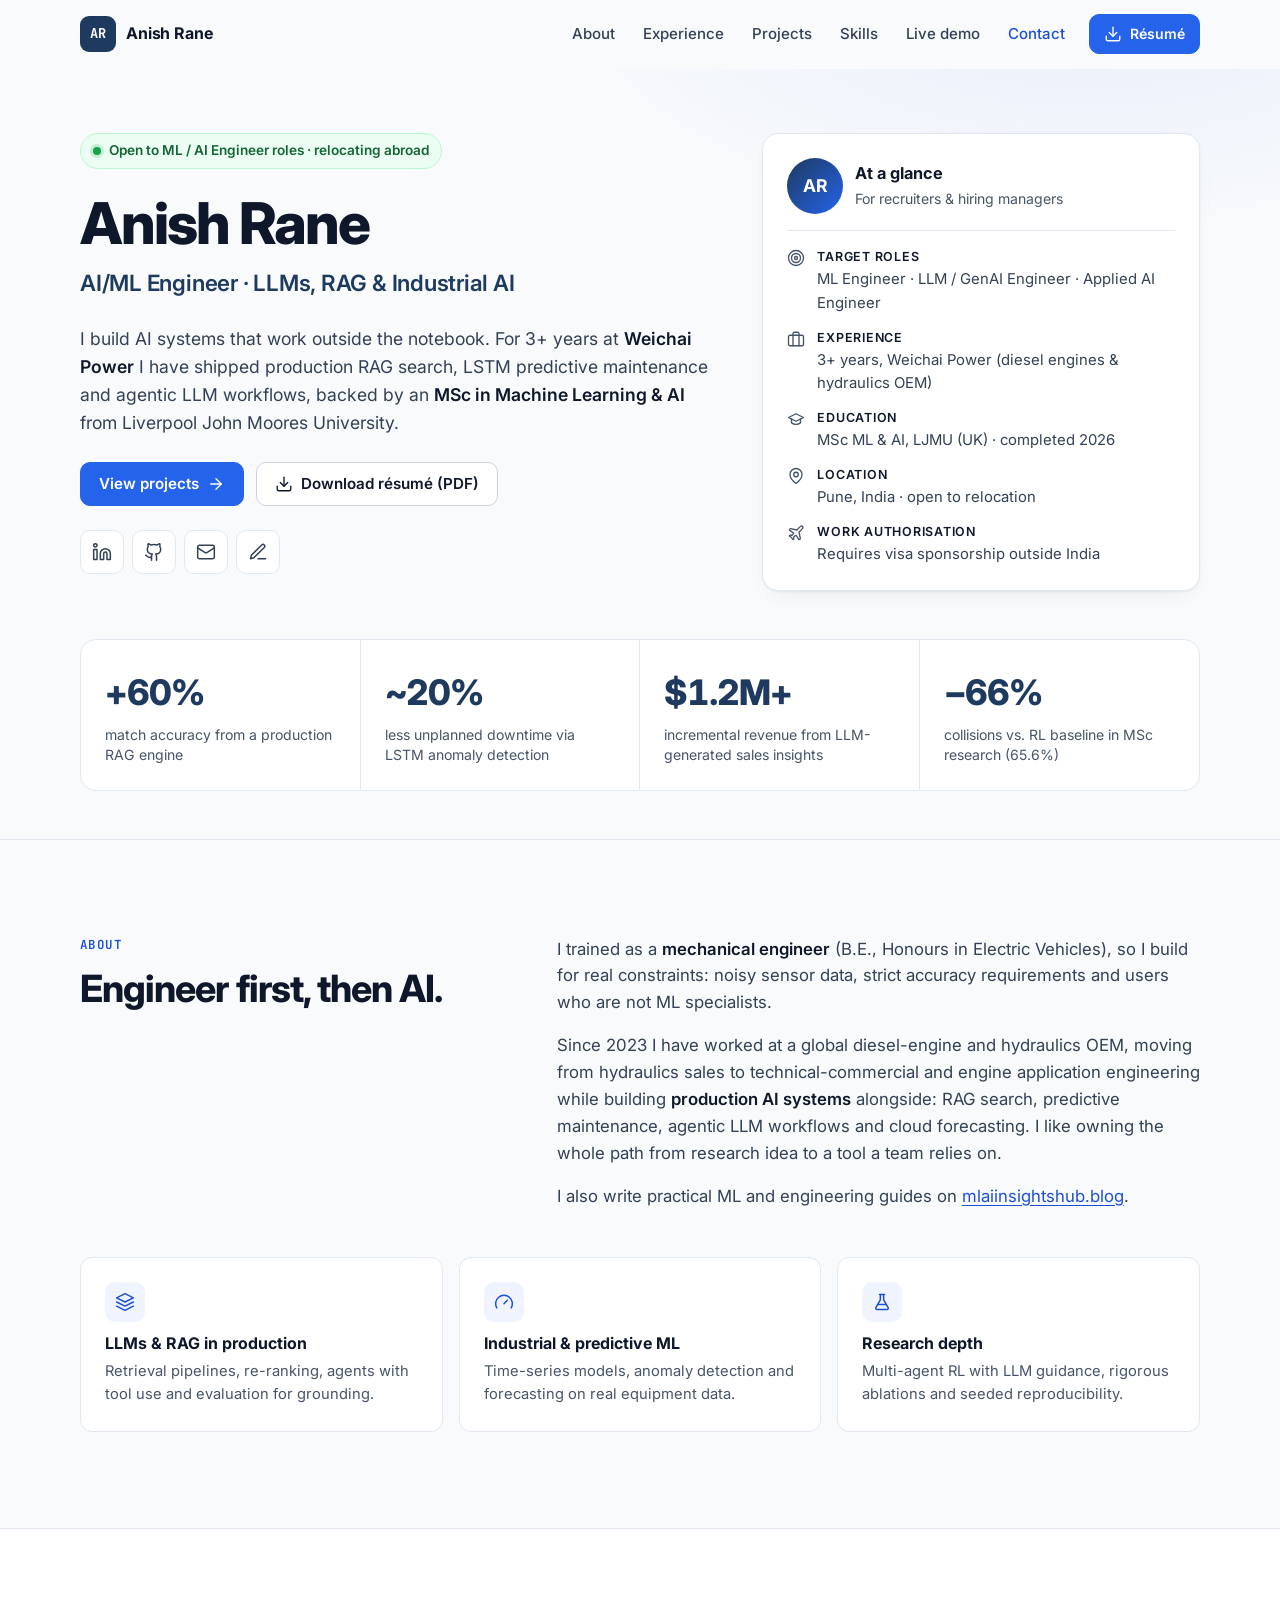
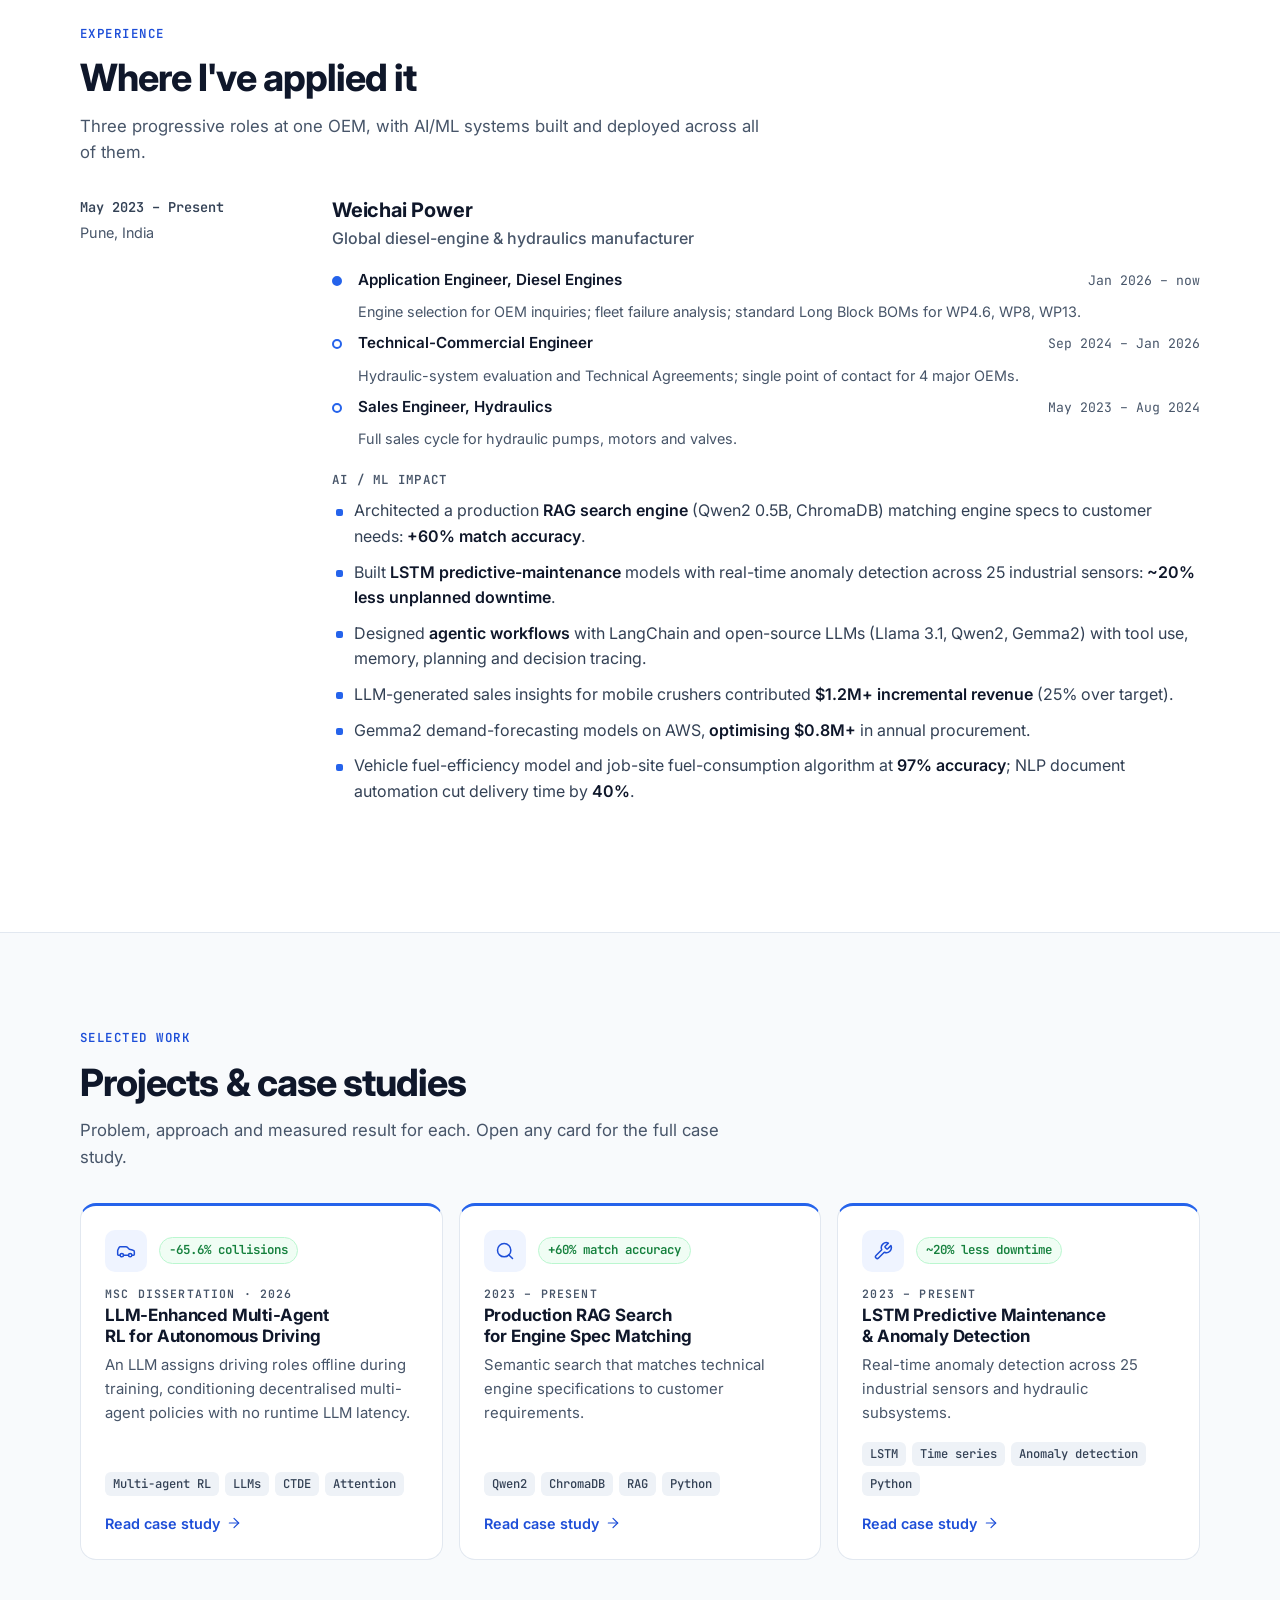
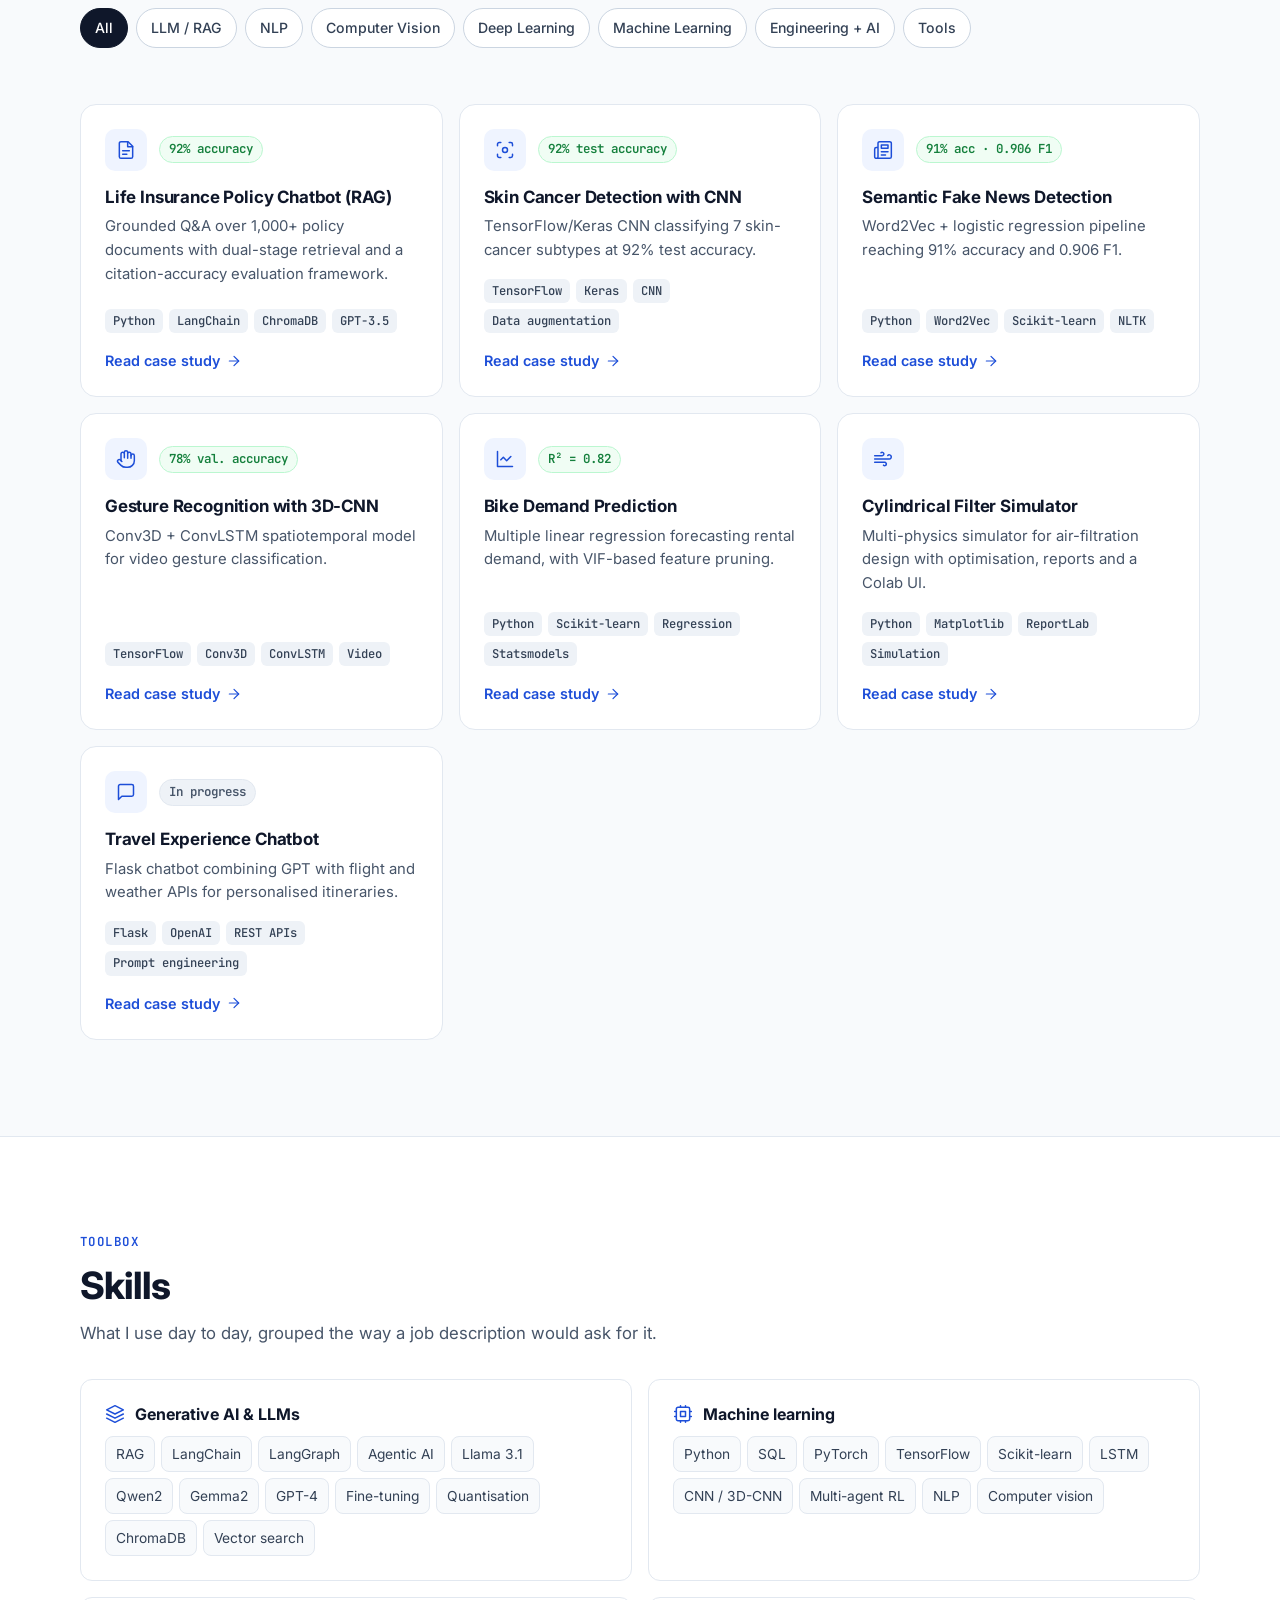
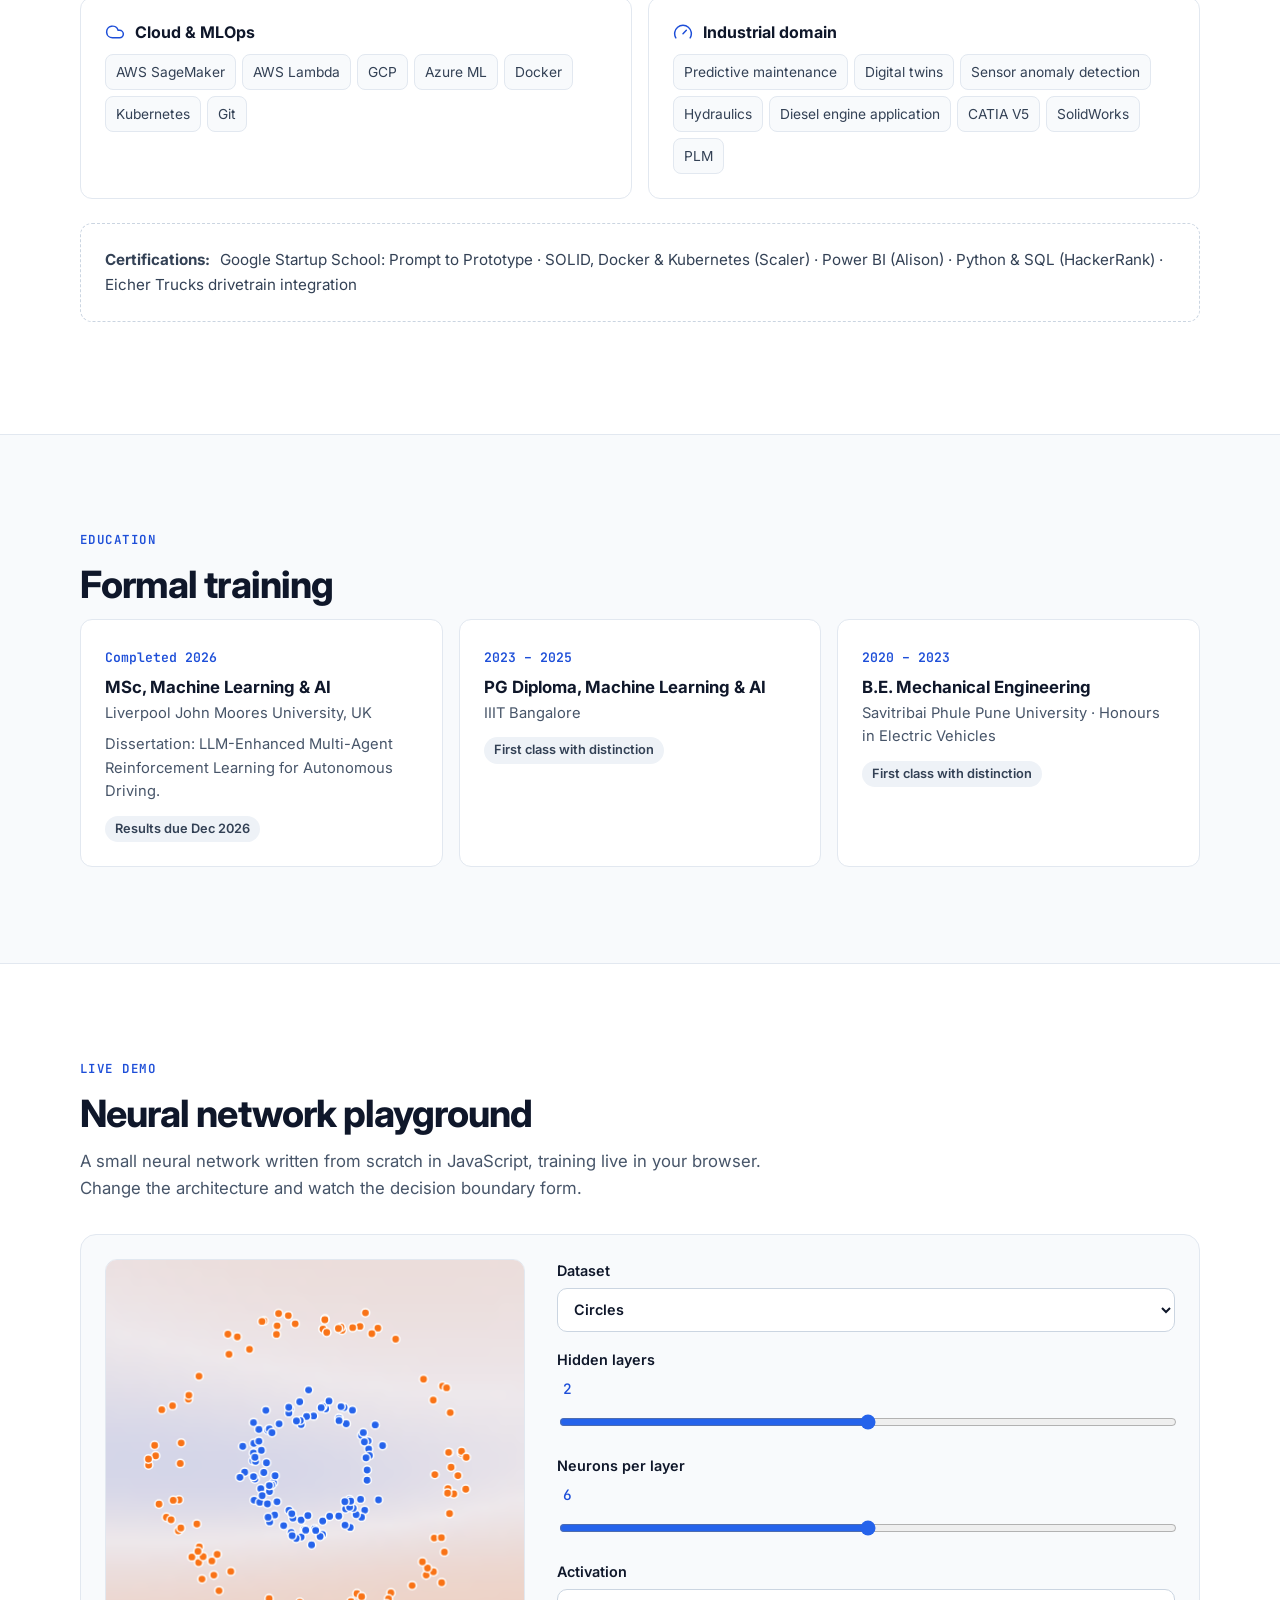
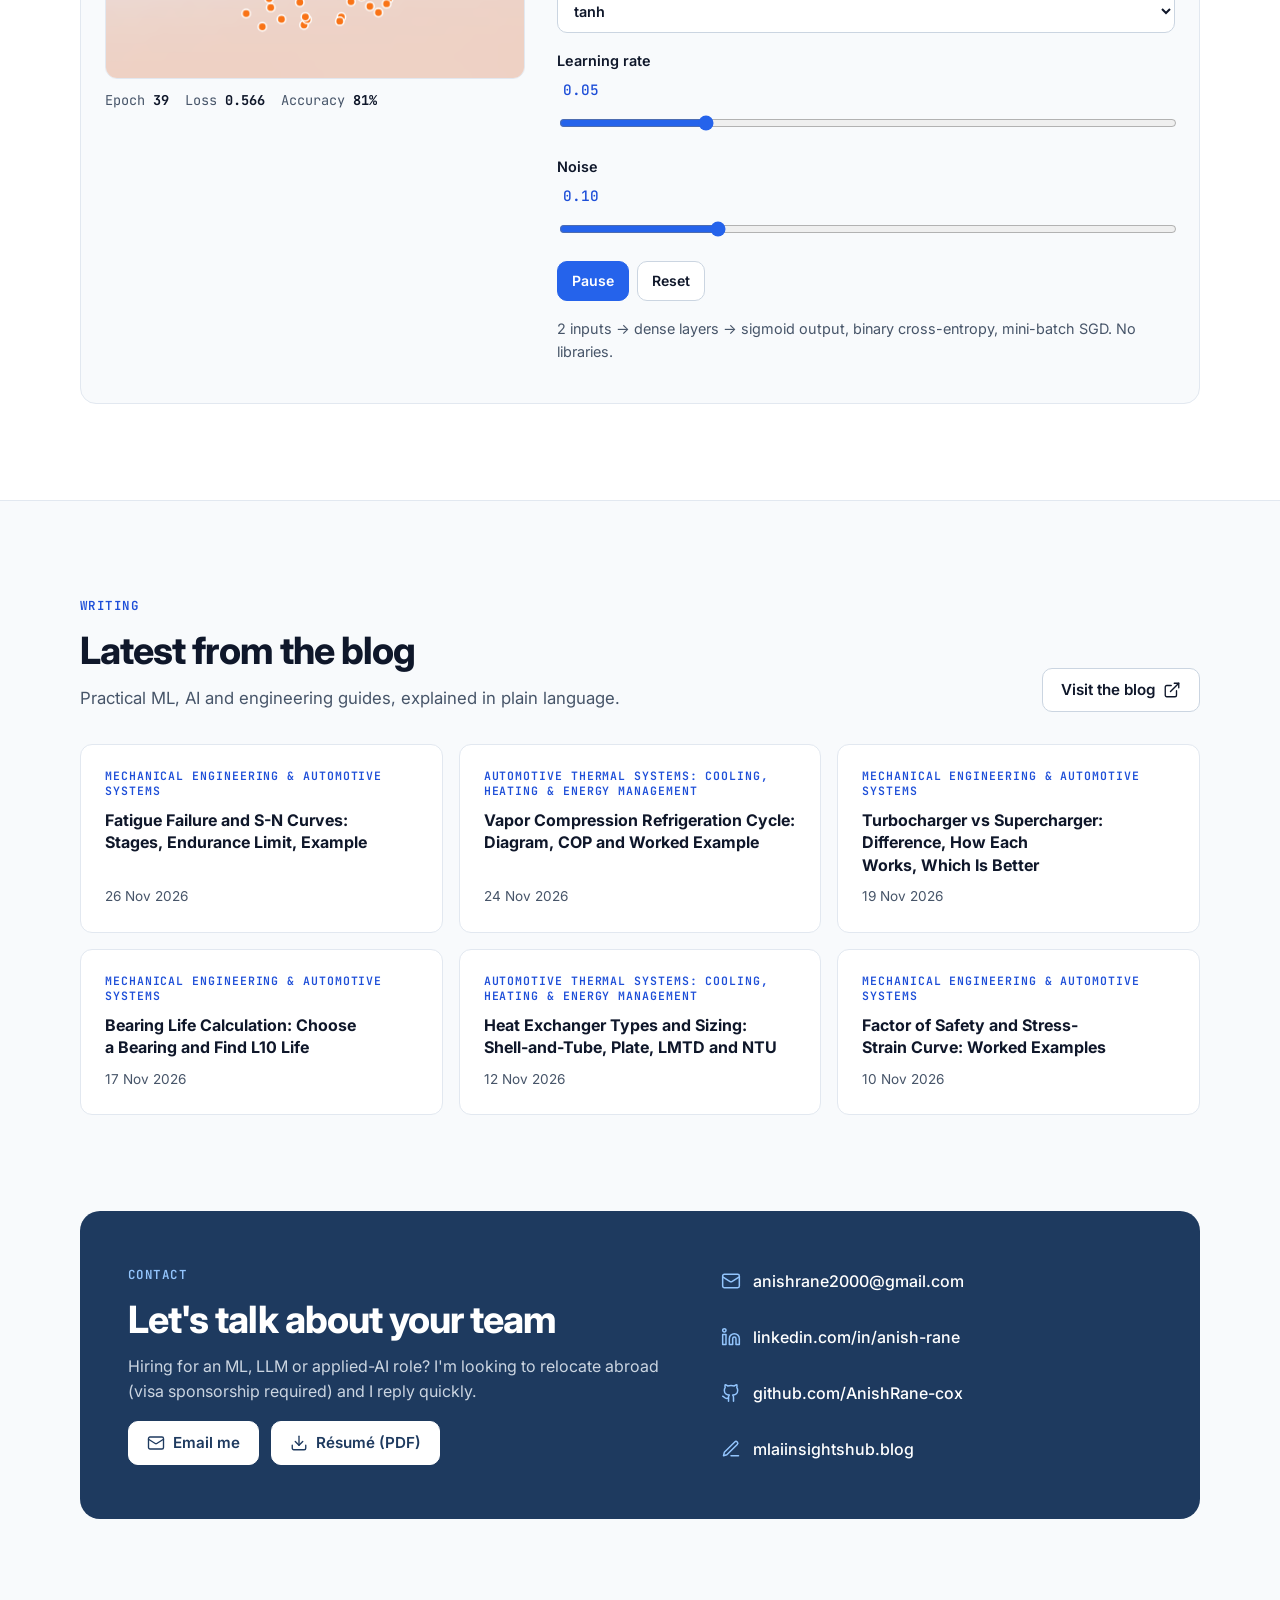
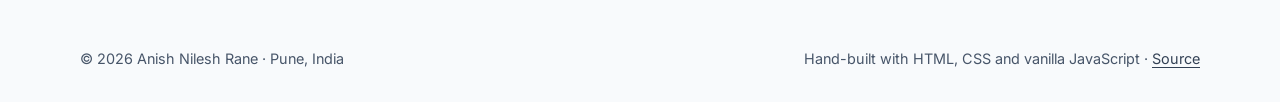
<file: index.html>
<!doctype html>
<html lang="en-GB">
<head>
<meta charset="utf-8">
<meta name="viewport" content="width=device-width, initial-scale=1">
<title>Anish Rane | AI/ML Engineer – LLMs, RAG &amp; Industrial AI</title>
<meta name="description" content="Anish Rane, AI/ML Engineer: production RAG search, LSTM predictive maintenance and LLM agents. MSc ML &amp; AI (LJMU). Projects, case studies and résumé.">
<meta name="author" content="Anish Nilesh Rane">
<meta name="robots" content="index, follow, max-image-preview:large">
<meta name="theme-color" content="#F8FAFC">
<meta name="color-scheme" content="light">
<link rel="canonical" href="https://anishrane-cox.github.io/Portfolio/">
<link rel="icon" href="favicon.svg" type="image/svg+xml">
<link rel="apple-touch-icon" href="assets/og-image.png">
<meta property="og:type" content="profile">
<meta property="og:locale" content="en_GB">
<meta property="og:site_name" content="Anish Rane · Portfolio">
<meta property="og:title" content="Anish Rane | AI/ML Engineer – LLMs, RAG & Industrial AI">
<meta property="og:description" content="Production RAG, predictive maintenance and LLM agents, plus an MSc in ML & AI. Projects, case studies and a live neural-network demo.">
<meta property="og:url" content="https://anishrane-cox.github.io/Portfolio/">
<meta property="og:image" content="https://anishrane-cox.github.io/Portfolio/assets/og-image.png">
<meta property="og:image:width" content="1200">
<meta property="og:image:height" content="630">
<meta property="og:image:alt" content="Anish Rane, AI/ML Engineer: AI systems that work outside the notebook">
<meta property="profile:first_name" content="Anish">
<meta property="profile:last_name" content="Rane">
<meta name="twitter:card" content="summary_large_image">
<meta name="twitter:title" content="Anish Rane | AI/ML Engineer – LLMs, RAG & Industrial AI">
<meta name="twitter:description" content="Production RAG, predictive maintenance and LLM agents, plus an MSc in ML & AI.">
<meta name="twitter:image" content="https://anishrane-cox.github.io/Portfolio/assets/og-image.png">
<link rel="preconnect" href="https://fonts.googleapis.com">
<link rel="preconnect" href="https://fonts.gstatic.com" crossorigin>
<link href="https://fonts.googleapis.com/css2?family=Inter:wght@400;500;600;700;800&family=JetBrains+Mono:wght@400;500;600&display=swap" rel="stylesheet">
<link rel="stylesheet" href="assets/css/style.css">
<script>document.documentElement.classList.add("js")</script>
<script type="application/ld+json">
{
 "@context":"https://schema.org",
 "@graph":[
  {"@type":"WebSite","@id":"https://anishrane-cox.github.io/Portfolio/#website","url":"https://anishrane-cox.github.io/Portfolio/","name":"Anish Rane · Portfolio","inLanguage":"en-GB","publisher":{"@id":"https://anishrane-cox.github.io/Portfolio/#person"}},
  {"@type":"ProfilePage","@id":"https://anishrane-cox.github.io/Portfolio/#profile","url":"https://anishrane-cox.github.io/Portfolio/","name":"Anish Rane | AI/ML Engineer","isPartOf":{"@id":"https://anishrane-cox.github.io/Portfolio/#website"},"mainEntity":{"@id":"https://anishrane-cox.github.io/Portfolio/#person"},"dateModified":"2026-10-27"},
  {"@type":"Person","@id":"https://anishrane-cox.github.io/Portfolio/#person","name":"Anish Nilesh Rane","alternateName":"Anish Rane","url":"https://anishrane-cox.github.io/Portfolio/","image":"https://anishrane-cox.github.io/Portfolio/assets/og-image.png","jobTitle":"AI/ML Engineer","description":"AI/ML Engineer building production RAG systems, LSTM predictive maintenance and agentic LLM workflows for industrial applications.","email":"mailto:anishrane2000@gmail.com","address":{"@type":"PostalAddress","addressLocality":"Pune","addressRegion":"Maharashtra","addressCountry":"IN"},"worksFor":{"@type":"Organization","name":"Weichai Power"},"alumniOf":[{"@type":"CollegeOrUniversity","name":"Liverpool John Moores University"},{"@type":"CollegeOrUniversity","name":"IIIT Bangalore"},{"@type":"CollegeOrUniversity","name":"Savitribai Phule Pune University"}],"sameAs":["https://www.linkedin.com/in/anish-rane","https://github.com/AnishRane-cox","https://mlaiinsightshub.blog/","https://dev.to/mlaiinsightshub"],"knowsAbout":["Machine Learning","Generative AI","Large Language Models","Retrieval-Augmented Generation","LangChain","Multi-Agent Reinforcement Learning","Predictive Maintenance","Time-Series Anomaly Detection","Computer Vision","MLOps","Python","PyTorch"]}
 ]
}
</script>
</head>
<body>
<svg width="0" height="0" style="position:absolute" aria-hidden="true">
  <symbol id="i-mail" viewBox="0 0 24 24"><rect x="2" y="4" width="20" height="16" rx="2"/><path d="m22 7-8.97 5.7a1.94 1.94 0 0 1-2.06 0L2 7"/></symbol>
  <symbol id="i-download" viewBox="0 0 24 24"><path d="M21 15v4a2 2 0 0 1-2 2H5a2 2 0 0 1-2-2v-4"/><path d="m7 10 5 5 5-5"/><path d="M12 15V3"/></symbol>
  <symbol id="i-arrow" viewBox="0 0 24 24"><path d="M5 12h14"/><path d="m12 5 7 7-7 7"/></symbol>
  <symbol id="i-ext" viewBox="0 0 24 24"><path d="M15 3h6v6"/><path d="M10 14 21 3"/><path d="M18 13v6a2 2 0 0 1-2 2H5a2 2 0 0 1-2-2V8a2 2 0 0 1 2-2h6"/></symbol>
  <symbol id="i-pin" viewBox="0 0 24 24"><path d="M20 10c0 6-8 12-8 12s-8-6-8-12a8 8 0 0 1 16 0Z"/><circle cx="12" cy="10" r="3"/></symbol>
  <symbol id="i-briefcase" viewBox="0 0 24 24"><rect width="20" height="14" x="2" y="7" rx="2"/><path d="M16 21V5a2 2 0 0 0-2-2h-4a2 2 0 0 0-2 2v16"/></symbol>
  <symbol id="i-grad" viewBox="0 0 24 24"><path d="M22 10 12 5 2 10l10 5 10-5Z"/><path d="M6 12v5c3 3 9 3 12 0v-5"/></symbol>
  <symbol id="i-plane" viewBox="0 0 24 24"><path d="M17.8 19.2 16 11l3.5-3.5C21 6 21.5 4 21 3c-1-.5-3 0-4.5 1.5L13 8 4.8 6.2c-.5-.1-.9.1-1.1.5l-.3.5c-.2.5-.1 1 .3 1.3L9 12l-2 3H4l-1 1 3 2 2 3 1-1v-3l3-2 3.5 5.3c.3.4.8.5 1.3.3l.5-.2c.4-.3.6-.7.5-1.2z"/></symbol>
  <symbol id="i-target" viewBox="0 0 24 24"><circle cx="12" cy="12" r="10"/><circle cx="12" cy="12" r="6"/><circle cx="12" cy="12" r="2"/></symbol>
  <symbol id="i-cpu" viewBox="0 0 24 24"><rect x="4" y="4" width="16" height="16" rx="2"/><rect x="9" y="9" width="6" height="6"/><path d="M15 2v2M15 20v2M2 15h2M2 9h2M20 15h2M20 9h2M9 2v2M9 20v2"/></symbol>
  <symbol id="i-layers" viewBox="0 0 24 24"><path d="m12 2 10 5-10 5L2 7l10-5z"/><path d="m2 17 10 5 10-5"/><path d="m2 12 10 5 10-5"/></symbol>
  <symbol id="i-cloud" viewBox="0 0 24 24"><path d="M17.5 19H9a7 7 0 1 1 6.71-9h1.79a4.5 4.5 0 1 1 0 9Z"/></symbol>
  <symbol id="i-gauge" viewBox="0 0 24 24"><path d="m12 14 4-4"/><path d="M3.34 19a10 10 0 1 1 17.32 0"/></symbol>
  <symbol id="i-flask" viewBox="0 0 24 24"><path d="M9 3h6M10 3v6.5L4.5 19a1.5 1.5 0 0 0 1.3 2h12.4a1.5 1.5 0 0 0 1.3-2L14 9.5V3"/><path d="M7 15h10"/></symbol>
  <symbol id="i-wrench" viewBox="0 0 24 24"><path d="M14.7 6.3a1 1 0 0 0 0 1.4l1.6 1.6a1 1 0 0 0 1.4 0l3.77-3.77a6 6 0 0 1-7.94 7.94l-6.91 6.91a2.12 2.12 0 0 1-3-3l6.91-6.91a6 6 0 0 1 7.94-7.94l-3.76 3.76z"/></symbol>
  <symbol id="i-car" viewBox="0 0 24 24"><path d="M19 17h2c.6 0 1-.4 1-1v-3c0-.9-.7-1.7-1.5-1.9C18.7 10.6 16 10 16 10s-1.3-1.4-2.2-2.3c-.5-.4-1.1-.7-1.8-.7H5c-.6 0-1.1.4-1.4.9l-1.4 2.9A3.7 3.7 0 0 0 2 12v4c0 .6.4 1 1 1h2"/><circle cx="7" cy="17" r="2"/><path d="M9 17h6"/><circle cx="17" cy="17" r="2"/></symbol>
  <symbol id="i-search" viewBox="0 0 24 24"><circle cx="11" cy="11" r="8"/><path d="m21 21-4.3-4.3"/></symbol>
  <symbol id="i-file" viewBox="0 0 24 24"><path d="M14.5 2H6a2 2 0 0 0-2 2v16a2 2 0 0 0 2 2h12a2 2 0 0 0 2-2V7.5L14.5 2z"/><path d="M14 2v6h6"/><path d="M8 13h8M8 17h5"/></symbol>
  <symbol id="i-scan" viewBox="0 0 24 24"><path d="M3 7V5a2 2 0 0 1 2-2h2M17 3h2a2 2 0 0 1 2 2v2M21 17v2a2 2 0 0 1-2 2h-2M7 21H5a2 2 0 0 1-2-2v-2"/><circle cx="12" cy="12" r="3"/></symbol>
  <symbol id="i-news" viewBox="0 0 24 24"><path d="M4 22h16a2 2 0 0 0 2-2V4a2 2 0 0 0-2-2H8a2 2 0 0 0-2 2v16a2 2 0 0 1-2 2Zm0 0a2 2 0 0 1-2-2v-9c0-1.1.9-2 2-2h2"/><path d="M18 14h-8M15 18h-5M10 6h8v4h-8z"/></symbol>
  <symbol id="i-hand" viewBox="0 0 24 24"><path d="M18 11V6a2 2 0 0 0-4 0v5M14 10V4a2 2 0 0 0-4 0v2M10 10.5V6a2 2 0 0 0-4 0v8"/><path d="M18 8a2 2 0 1 1 4 0v6a8 8 0 0 1-8 8h-2c-2.8 0-4.5-.86-5.99-2.34l-3.6-3.6a2 2 0 0 1 2.83-2.82L7 15"/></symbol>
  <symbol id="i-chart" viewBox="0 0 24 24"><path d="M3 3v18h18"/><path d="m19 9-5 5-4-4-3 3"/></symbol>
  <symbol id="i-wind" viewBox="0 0 24 24"><path d="M17.7 7.7a2.5 2.5 0 1 1 1.8 4.3H2"/><path d="M9.6 4.6A2 2 0 1 1 11 8H2"/><path d="M12.6 19.4A2 2 0 1 0 14 16H2"/></symbol>
  <symbol id="i-chat" viewBox="0 0 24 24"><path d="M21 15a2 2 0 0 1-2 2H7l-4 4V5a2 2 0 0 1 2-2h14a2 2 0 0 1 2 2z"/></symbol>
  <symbol id="i-pen" viewBox="0 0 24 24"><path d="M12 20h9"/><path d="M16.5 3.5a2.12 2.12 0 0 1 3 3L7 19l-4 1 1-4Z"/></symbol>
  <symbol id="i-github" viewBox="0 0 24 24"><path d="M15 22v-4a4.8 4.8 0 0 0-1-3.5c3 0 6-2 6-5.5.08-1.25-.27-2.48-1-3.5.28-1.15.28-2.35 0-3.5 0 0-1 0-3 1.5-2.64-.5-5.36-.5-8 0C6 2 5 2 5 2c-.3 1.15-.3 2.35 0 3.5A5.4 5.4 0 0 0 4 9c0 3.5 3 5.5 6 5.5-.39.49-.68 1.05-.85 1.65-.17.6-.22 1.23-.15 1.85v4"/><path d="M9 18c-4.51 2-5-2-7-2"/></symbol>
  <symbol id="i-linkedin" viewBox="0 0 24 24"><path d="M16 8a6 6 0 0 1 6 6v7h-4v-7a2 2 0 0 0-4 0v7h-4v-7a6 6 0 0 1 6-6z"/><rect width="4" height="12" x="2" y="9"/><circle cx="4" cy="4" r="2"/></symbol>
  <symbol id="i-x" viewBox="0 0 24 24"><path d="M18 6 6 18M6 6l12 12"/></symbol>
</svg>

<a class="skip" href="#main">Skip to content</a>

<header class="nav" id="nav">
  <div class="wrap nav-inner">
    <a class="brand" href="#top" aria-label="Anish Rane, back to top"><span class="logo" aria-hidden="true">AR</span><span>Anish Rane</span></a>
    <nav aria-label="Primary">
      <ul class="nav-links" id="navLinks">
        <li><a href="#about">About</a></li>
        <li><a href="#experience">Experience</a></li>
        <li><a href="#projects">Projects</a></li>
        <li><a href="#skills">Skills</a></li>
        <li><a href="#lab">Live demo</a></li>
        <li><a href="#contact">Contact</a></li>
        <li><a class="btn btn-sm" href="assets/Anish_Rane_Resume.pdf" target="_blank" rel="noopener"><svg class="icon" aria-hidden="true"><use href="#i-download"/></svg>Résumé</a></li>
      </ul>
    </nav>
    <button class="burger" id="burger" type="button" aria-label="Open menu" aria-expanded="false" aria-controls="navLinks"><span></span><span></span></button>
  </div>
</header>

<main id="main">
<section class="hero" id="top" aria-labelledby="heroTitle">
  <div class="wrap">
    <div class="hero-grid">
      <div>
        <p class="status"><span class="dot" aria-hidden="true"></span>Open to ML / AI Engineer roles · relocating abroad</p>
        <h1 id="heroTitle">Anish Rane</h1>
        <p class="role">AI/ML Engineer · LLMs, RAG &amp; Industrial AI</p>
        <p class="lead">I build AI systems that work outside the notebook. For 3+ years at <strong>Weichai Power</strong> I have shipped production RAG search, LSTM predictive maintenance and agentic LLM workflows, backed by an <strong>MSc in Machine Learning &amp; AI</strong> from Liverpool John Moores University.</p>
        <div class="cta-row">
          <a class="btn" href="#projects">View projects<svg class="icon" aria-hidden="true"><use href="#i-arrow"/></svg></a>
          <a class="btn btn-ghost" href="assets/Anish_Rane_Resume.pdf" target="_blank" rel="noopener"><svg class="icon" aria-hidden="true"><use href="#i-download"/></svg>Download résumé (PDF)</a>
        </div>
        <ul class="socials" aria-label="Profiles">
          <li><a href="https://www.linkedin.com/in/anish-rane" target="_blank" rel="noopener me" aria-label="LinkedIn profile"><svg class="icon" aria-hidden="true"><use href="#i-linkedin"/></svg></a></li>
          <li><a href="https://github.com/AnishRane-cox" target="_blank" rel="noopener me" aria-label="GitHub profile"><svg class="icon" aria-hidden="true"><use href="#i-github"/></svg></a></li>
          <li><a href="mailto:anishrane2000@gmail.com" aria-label="Email Anish"><svg class="icon" aria-hidden="true"><use href="#i-mail"/></svg></a></li>
          <li><a href="https://mlaiinsightshub.blog/" target="_blank" rel="noopener me" aria-label="Blog: mlaiinsightshub.blog"><svg class="icon" aria-hidden="true"><use href="#i-pen"/></svg></a></li>
        </ul>
      </div>

      <aside class="facts" aria-label="Quick facts for recruiters">
        <div class="facts-head">
          <div class="avatar" aria-hidden="true">AR</div>
          <div><b>At a glance</b><span>For recruiters &amp; hiring managers</span></div>
        </div>
        <dl>
          <div><dt><svg class="icon" aria-hidden="true"><use href="#i-target"/></svg></dt><dd><b>Target roles</b>ML Engineer · LLM / GenAI Engineer · Applied AI Engineer</dd></div>
          <div><dt><svg class="icon" aria-hidden="true"><use href="#i-briefcase"/></svg></dt><dd><b>Experience</b>3+ years, Weichai Power (diesel engines &amp; hydraulics OEM)</dd></div>
          <div><dt><svg class="icon" aria-hidden="true"><use href="#i-grad"/></svg></dt><dd><b>Education</b>MSc ML &amp; AI, LJMU (UK) · completed 2026</dd></div>
          <div><dt><svg class="icon" aria-hidden="true"><use href="#i-pin"/></svg></dt><dd><b>Location</b>Pune, India · open to relocation</dd></div>
          <div><dt><svg class="icon" aria-hidden="true"><use href="#i-plane"/></svg></dt><dd><b>Work authorisation</b>Requires visa sponsorship outside India</dd></div>
        </dl>
      </aside>
    </div>

    <ul class="stats" aria-label="Career highlights">
      <li><strong data-count="60" data-prefix="+" data-suffix="%">+60%</strong><span>match accuracy from a production RAG engine</span></li>
      <li><strong data-count="20" data-prefix="~" data-suffix="%">~20%</strong><span>less unplanned downtime via LSTM anomaly detection</span></li>
      <li><strong>$1.2M+</strong><span>incremental revenue from LLM-generated sales insights</span></li>
      <li><strong data-count="66" data-prefix="−" data-suffix="%">−66%</strong><span>collisions vs. RL baseline in MSc research (65.6%)</span></li>
    </ul>
  </div>
</section>

<section class="section" id="about" aria-labelledby="aboutTitle">
  <div class="wrap">
    <div class="about">
      <div>
        <p class="kicker">About</p>
        <h2 id="aboutTitle">Engineer first, then AI.</h2>
      </div>
      <div class="prose">
        <p>I trained as a <strong>mechanical engineer</strong> (B.E., Honours in Electric Vehicles), so I build for real constraints: noisy sensor data, strict accuracy requirements and users who are not ML specialists.</p>
        <p>Since 2023 I have worked at a global diesel-engine and hydraulics OEM, moving from hydraulics sales to technical-commercial and engine application engineering while building <strong>production AI systems</strong> alongside: RAG search, predictive maintenance, agentic LLM workflows and cloud forecasting. I like owning the whole path from research idea to a tool a team relies on.</p>
        <p>I also write practical ML and engineering guides on <a href="https://mlaiinsightshub.blog/" target="_blank" rel="noopener">mlaiinsightshub.blog</a>.</p>
      </div>
    </div>
    <div class="pillars">
      <div class="pillar"><div class="ic"><svg class="icon" aria-hidden="true"><use href="#i-layers"/></svg></div><h3>LLMs &amp; RAG in production</h3><p>Retrieval pipelines, re-ranking, agents with tool use and evaluation for grounding.</p></div>
      <div class="pillar"><div class="ic"><svg class="icon" aria-hidden="true"><use href="#i-gauge"/></svg></div><h3>Industrial &amp; predictive ML</h3><p>Time-series models, anomaly detection and forecasting on real equipment data.</p></div>
      <div class="pillar"><div class="ic"><svg class="icon" aria-hidden="true"><use href="#i-flask"/></svg></div><h3>Research depth</h3><p>Multi-agent RL with LLM guidance, rigorous ablations and seeded reproducibility.</p></div>
    </div>
  </div>
</section>

<section class="section alt" id="experience" aria-labelledby="expTitle">
  <div class="wrap">
    <p class="kicker">Experience</p>
    <h2 id="expTitle">Where I've applied it</h2>
    <p class="sub">Three progressive roles at one OEM, with AI/ML systems built and deployed across all of them.</p>

    <article class="job">
      <div class="job-meta"><span class="when">May 2023 – Present</span>Pune, India</div>
      <div>
        <h3>Weichai Power</h3>
        <p class="org">Global diesel-engine &amp; hydraulics manufacturer</p>
        <ul class="ladder" aria-label="Role progression">
          <li class="now"><b>Application Engineer, Diesel Engines</b><time>Jan 2026 – now</time><span class="desc">Engine selection for OEM inquiries; fleet failure analysis; standard Long Block BOMs for WP4.6, WP8, WP13.</span></li>
          <li><b>Technical-Commercial Engineer</b><time>Sep 2024 – Jan 2026</time><span class="desc">Hydraulic-system evaluation and Technical Agreements; single point of contact for 4 major OEMs.</span></li>
          <li><b>Sales Engineer, Hydraulics</b><time>May 2023 – Aug 2024</time><span class="desc">Full sales cycle for hydraulic pumps, motors and valves.</span></li>
        </ul>
        <h4>AI / ML impact</h4>
        <ul class="impact">
          <li>Architected a production <strong>RAG search engine</strong> (Qwen2 0.5B, ChromaDB) matching engine specs to customer needs: <strong>+60% match accuracy</strong>.</li>
          <li>Built <strong>LSTM predictive-maintenance</strong> models with real-time anomaly detection across 25 industrial sensors: <strong>~20% less unplanned downtime</strong>.</li>
          <li>Designed <strong>agentic workflows</strong> with LangChain and open-source LLMs (Llama 3.1, Qwen2, Gemma2) with tool use, memory, planning and decision tracing.</li>
          <li>LLM-generated sales insights for mobile crushers contributed <strong>$1.2M+ incremental revenue</strong> (25% over target).</li>
          <li>Gemma2 demand-forecasting models on AWS, <strong>optimising $0.8M+</strong> in annual procurement.</li>
          <li>Vehicle fuel-efficiency model and job-site fuel-consumption algorithm at <strong>97% accuracy</strong>; NLP document automation cut delivery time by <strong>40%</strong>.</li>
        </ul>
      </div>
    </article>
  </div>
</section>

<section class="section" id="projects" aria-labelledby="projTitle">
  <div class="wrap">
    <p class="kicker">Selected work</p>
    <h2 id="projTitle">Projects &amp; case studies</h2>
    <p class="sub">Problem, approach and measured result for each. Open any card for the full case study.</p>
    <div class="featured" id="featured">
<!--FEATURED:START-->
      <button type="button" class="card" data-id="madrl-llm" aria-haspopup="dialog"><div class="card-top"><span class="ico"><svg class="icon" aria-hidden="true"><use href="#i-car"/></svg></span><span class="metric">−65.6% collisions</span></div><span class="label">MSc Dissertation · 2026</span><h3>LLM-Enhanced Multi-Agent RL for Autonomous Driving</h3><p>An LLM assigns driving roles offline during training, conditioning decentralised multi-agent policies with no runtime LLM latency.</p><div class="tags"><span>Multi-agent RL</span><span>LLMs</span><span>CTDE</span><span>Attention</span></div><span class="more">Read case study<svg class="icon" aria-hidden="true"><use href="#i-arrow"/></svg></span></button>
      <button type="button" class="card" data-id="rag-engine" aria-haspopup="dialog"><div class="card-top"><span class="ico"><svg class="icon" aria-hidden="true"><use href="#i-search"/></svg></span><span class="metric">+60% match accuracy</span></div><span class="label">2023 – Present</span><h3>Production RAG Search for Engine Spec Matching</h3><p>Semantic search that matches technical engine specifications to customer requirements.</p><div class="tags"><span>Qwen2</span><span>ChromaDB</span><span>RAG</span><span>Python</span></div><span class="more">Read case study<svg class="icon" aria-hidden="true"><use href="#i-arrow"/></svg></span></button>
      <button type="button" class="card" data-id="predictive-maint" aria-haspopup="dialog"><div class="card-top"><span class="ico"><svg class="icon" aria-hidden="true"><use href="#i-wrench"/></svg></span><span class="metric">~20% less downtime</span></div><span class="label">2023 – Present</span><h3>LSTM Predictive Maintenance &amp; Anomaly Detection</h3><p>Real-time anomaly detection across 25 industrial sensors and hydraulic subsystems.</p><div class="tags"><span>LSTM</span><span>Time series</span><span>Anomaly detection</span><span>Python</span></div><span class="more">Read case study<svg class="icon" aria-hidden="true"><use href="#i-arrow"/></svg></span></button>
<!--FEATURED:END-->
    </div>
    <div class="head-row">
      <h3 class="sr" id="moreTitle">More projects</h3>
      <div class="filters" id="filters" role="group" aria-label="Filter projects by area"></div>
    </div>
    <div class="cards" id="cards" aria-labelledby="moreTitle">
<!--CARDS:START-->
      <button type="button" class="card" data-id="insurance-rag" aria-haspopup="dialog"><div class="card-top"><span class="ico"><svg class="icon" aria-hidden="true"><use href="#i-file"/></svg></span><span class="metric">92% accuracy</span></div><h3>Life Insurance Policy Chatbot (RAG)</h3><p>Grounded Q&amp;A over 1,000+ policy documents with dual-stage retrieval and a citation-accuracy evaluation framework.</p><div class="tags"><span>Python</span><span>LangChain</span><span>ChromaDB</span><span>GPT-3.5</span></div><span class="more">Read case study<svg class="icon" aria-hidden="true"><use href="#i-arrow"/></svg></span></button>
      <button type="button" class="card" data-id="skin-cancer" aria-haspopup="dialog"><div class="card-top"><span class="ico"><svg class="icon" aria-hidden="true"><use href="#i-scan"/></svg></span><span class="metric">92% test accuracy</span></div><h3>Skin Cancer Detection with CNN</h3><p>TensorFlow/Keras CNN classifying 7 skin-cancer subtypes at 92% test accuracy.</p><div class="tags"><span>TensorFlow</span><span>Keras</span><span>CNN</span><span>Data augmentation</span></div><span class="more">Read case study<svg class="icon" aria-hidden="true"><use href="#i-arrow"/></svg></span></button>
      <button type="button" class="card" data-id="fake-news" aria-haspopup="dialog"><div class="card-top"><span class="ico"><svg class="icon" aria-hidden="true"><use href="#i-news"/></svg></span><span class="metric">91% acc · 0.906 F1</span></div><h3>Semantic Fake News Detection</h3><p>Word2Vec + logistic regression pipeline reaching 91% accuracy and 0.906 F1.</p><div class="tags"><span>Python</span><span>Word2Vec</span><span>Scikit-learn</span><span>NLTK</span></div><span class="more">Read case study<svg class="icon" aria-hidden="true"><use href="#i-arrow"/></svg></span></button>
      <button type="button" class="card" data-id="gesture" aria-haspopup="dialog"><div class="card-top"><span class="ico"><svg class="icon" aria-hidden="true"><use href="#i-hand"/></svg></span><span class="metric">78% val. accuracy</span></div><h3>Gesture Recognition with 3D-CNN</h3><p>Conv3D + ConvLSTM spatiotemporal model for video gesture classification.</p><div class="tags"><span>TensorFlow</span><span>Conv3D</span><span>ConvLSTM</span><span>Video</span></div><span class="more">Read case study<svg class="icon" aria-hidden="true"><use href="#i-arrow"/></svg></span></button>
      <button type="button" class="card" data-id="bike" aria-haspopup="dialog"><div class="card-top"><span class="ico"><svg class="icon" aria-hidden="true"><use href="#i-chart"/></svg></span><span class="metric">R² = 0.82</span></div><h3>Bike Demand Prediction</h3><p>Multiple linear regression forecasting rental demand, with VIF-based feature pruning.</p><div class="tags"><span>Python</span><span>Scikit-learn</span><span>Regression</span><span>Statsmodels</span></div><span class="more">Read case study<svg class="icon" aria-hidden="true"><use href="#i-arrow"/></svg></span></button>
      <button type="button" class="card" data-id="filter-sim" aria-haspopup="dialog"><div class="card-top"><span class="ico"><svg class="icon" aria-hidden="true"><use href="#i-wind"/></svg></span></div><h3>Cylindrical Filter Simulator</h3><p>Multi-physics simulator for air-filtration design with optimisation, reports and a Colab UI.</p><div class="tags"><span>Python</span><span>Matplotlib</span><span>ReportLab</span><span>Simulation</span></div><span class="more">Read case study<svg class="icon" aria-hidden="true"><use href="#i-arrow"/></svg></span></button>
      <button type="button" class="card" data-id="travel" aria-haspopup="dialog"><div class="card-top"><span class="ico"><svg class="icon" aria-hidden="true"><use href="#i-chat"/></svg></span><span class="metric soft">In progress</span></div><h3>Travel Experience Chatbot</h3><p>Flask chatbot combining GPT with flight and weather APIs for personalised itineraries.</p><div class="tags"><span>Flask</span><span>OpenAI</span><span>REST APIs</span><span>Prompt engineering</span></div><span class="more">Read case study<svg class="icon" aria-hidden="true"><use href="#i-arrow"/></svg></span></button>
<!--CARDS:END-->
    </div>
  </div>
</section>

<section class="section alt" id="skills" aria-labelledby="skillsTitle">
  <div class="wrap">
    <p class="kicker">Toolbox</p>
    <h2 id="skillsTitle">Skills</h2>
    <p class="sub">What I use day to day, grouped the way a job description would ask for it.</p>
    <div class="skills">
      <div class="skill"><h3><svg class="icon" aria-hidden="true"><use href="#i-layers"/></svg>Generative AI &amp; LLMs</h3>
        <ul class="pills"><li>RAG</li><li>LangChain</li><li>LangGraph</li><li>Agentic AI</li><li>Llama 3.1</li><li>Qwen2</li><li>Gemma2</li><li>GPT-4</li><li>Fine-tuning</li><li>Quantisation</li><li>ChromaDB</li><li>Vector search</li></ul></div>
      <div class="skill"><h3><svg class="icon" aria-hidden="true"><use href="#i-cpu"/></svg>Machine learning</h3>
        <ul class="pills"><li>Python</li><li>SQL</li><li>PyTorch</li><li>TensorFlow</li><li>Scikit-learn</li><li>LSTM</li><li>CNN / 3D-CNN</li><li>Multi-agent RL</li><li>NLP</li><li>Computer vision</li></ul></div>
      <div class="skill"><h3><svg class="icon" aria-hidden="true"><use href="#i-cloud"/></svg>Cloud &amp; MLOps</h3>
        <ul class="pills"><li>AWS SageMaker</li><li>AWS Lambda</li><li>GCP</li><li>Azure ML</li><li>Docker</li><li>Kubernetes</li><li>Git</li></ul></div>
      <div class="skill"><h3><svg class="icon" aria-hidden="true"><use href="#i-gauge"/></svg>Industrial domain</h3>
        <ul class="pills"><li>Predictive maintenance</li><li>Digital twins</li><li>Sensor anomaly detection</li><li>Hydraulics</li><li>Diesel engine application</li><li>CATIA V5</li><li>SolidWorks</li><li>PLM</li></ul></div>
    </div>
    <p class="certs"><b>Certifications:</b> Google Startup School: Prompt to Prototype · SOLID, Docker &amp; Kubernetes (Scaler) · Power BI (Alison) · Python &amp; SQL (HackerRank) · Eicher Trucks drivetrain integration</p>
  </div>
</section>

<section class="section" id="education" aria-labelledby="eduTitle">
  <div class="wrap">
    <p class="kicker">Education</p>
    <h2 id="eduTitle">Formal training</h2>
    <div class="edu">
      <article>
        <span class="when">Completed 2026</span>
        <h3>MSc, Machine Learning &amp; AI</h3>
        <p>Liverpool John Moores University, UK</p>
        <p style="margin-top:8px">Dissertation: LLM-Enhanced Multi-Agent Reinforcement Learning for Autonomous Driving.</p>
        <span class="badge">Results due Dec 2026</span>
      </article>
      <article>
        <span class="when">2023 – 2025</span>
        <h3>PG Diploma, Machine Learning &amp; AI</h3>
        <p>IIIT Bangalore</p>
        <span class="badge">First class with distinction</span>
      </article>
      <article>
        <span class="when">2020 – 2023</span>
        <h3>B.E. Mechanical Engineering</h3>
        <p>Savitribai Phule Pune University · Honours in Electric Vehicles</p>
        <span class="badge">First class with distinction</span>
      </article>
    </div>
  </div>
</section>

<section class="section alt" id="lab" aria-labelledby="labTitle">
  <div class="wrap">
    <p class="kicker">Live demo</p>
    <h2 id="labTitle">Neural network playground</h2>
    <p class="sub">A small neural network written from scratch in JavaScript, training live in your browser. Change the architecture and watch the decision boundary form.</p>
    <div class="lab">
      <div class="lab-stage">
        <canvas id="nnCanvas" width="420" height="420" role="img" aria-label="Decision boundary of the neural network being trained"></canvas>
        <div class="lab-stats" aria-live="polite"><span>Epoch <b id="sEpoch">0</b></span><span>Loss <b id="sLoss">–</b></span><span>Accuracy <b id="sAcc">–</b></span></div>
      </div>
      <div class="lab-controls">
        <label>Dataset
          <select id="cData"><option value="circles">Circles</option><option value="xor">XOR</option><option value="moons">Moons</option><option value="spiral">Spiral</option></select></label>
        <label>Hidden layers <output id="oLayers">2</output>
          <input id="cLayers" type="range" min="1" max="3" value="2"></label>
        <label>Neurons per layer <output id="oNeurons">6</output>
          <input id="cNeurons" type="range" min="2" max="10" value="6"></label>
        <label>Activation
          <select id="cAct"><option value="tanh">tanh</option><option value="relu">ReLU</option></select></label>
        <label>Learning rate <output id="oLr">0.05</output>
          <input id="cLr" type="range" min="0.005" max="0.2" step="0.005" value="0.05"></label>
        <label>Noise <output id="oNoise">0.10</output>
          <input id="cNoise" type="range" min="0" max="0.4" step="0.02" value="0.10"></label>
        <div class="btn-row">
          <button class="btn btn-sm" id="bTrain" type="button">Pause</button>
          <button class="btn btn-sm btn-ghost" id="bReset" type="button">Reset</button>
        </div>
        <p class="small muted">2 inputs → dense layers → sigmoid output, binary cross-entropy, mini-batch SGD. No libraries.</p>
      </div>
    </div>
  </div>
</section>

<section class="section" id="writing" aria-labelledby="writeTitle">
  <div class="wrap">
    <div class="head-row">
      <div>
        <p class="kicker">Writing</p>
        <h2 id="writeTitle">Latest from the blog</h2>
        <p class="sub">Practical ML, AI and engineering guides, explained in plain language.</p>
      </div>
      <a class="btn btn-ghost" href="https://mlaiinsightshub.blog/" target="_blank" rel="noopener">Visit the blog<svg class="icon" aria-hidden="true"><use href="#i-ext"/></svg></a>
    </div>
    <div class="posts" id="posts"></div>
  </div>
</section>

<section class="section" id="contact" aria-labelledby="contactTitle" style="padding-top:0">
  <div class="wrap">
    <div class="contact-card">
      <div>
        <p class="kicker">Contact</p>
        <h2 id="contactTitle">Let's talk about your team</h2>
        <p>Hiring for an ML, LLM or applied-AI role? I'm looking to relocate abroad (visa sponsorship required) and I reply quickly.</p>
        <div class="cta-row">
          <a class="btn" href="mailto:anishrane2000@gmail.com?subject=Opportunity%20for%20Anish%20Rane"><svg class="icon" aria-hidden="true"><use href="#i-mail"/></svg>Email me</a>
          <a class="btn btn-ghost" href="assets/Anish_Rane_Resume.pdf" target="_blank" rel="noopener"><svg class="icon" aria-hidden="true"><use href="#i-download"/></svg>Résumé (PDF)</a>
        </div>
      </div>
      <ul class="contact-list">
        <li><a href="mailto:anishrane2000@gmail.com"><svg class="icon" aria-hidden="true"><use href="#i-mail"/></svg>anishrane2000@gmail.com</a></li>
        <li><a href="https://www.linkedin.com/in/anish-rane" target="_blank" rel="noopener"><svg class="icon" aria-hidden="true"><use href="#i-linkedin"/></svg>linkedin.com/in/anish-rane</a></li>
        <li><a href="https://github.com/AnishRane-cox" target="_blank" rel="noopener"><svg class="icon" aria-hidden="true"><use href="#i-github"/></svg>github.com/AnishRane-cox</a></li>
        <li><a href="https://mlaiinsightshub.blog/" target="_blank" rel="noopener"><svg class="icon" aria-hidden="true"><use href="#i-pen"/></svg>mlaiinsightshub.blog</a></li>
      </ul>
    </div>
  </div>
</section>
</main>

<footer class="footer">
  <div class="wrap foot-inner">
    <span>© <span id="year">2026</span> Anish Nilesh Rane · Pune, India</span>
    <span>Hand-built with HTML, CSS and vanilla JavaScript · <a href="https://github.com/AnishRane-cox/Portfolio" target="_blank" rel="noopener">Source</a></span>
  </div>
</footer>

<dialog id="modal" aria-labelledby="mTitle">
  <form method="dialog"><button class="close" aria-label="Close case study"><svg class="icon" aria-hidden="true"><use href="#i-x"/></svg></button></form>
  <div id="mBody"></div>
</dialog>

<script src="assets/js/projects.js" defer></script>
<script src="assets/js/playground.js" defer></script>
<script src="assets/js/main.js" defer></script>
</body>
</html>
</file>
<file: assets/css/style.css>
/* Design system: UI/UX Pro Max → "Minimalism & Swiss Style", professional navy + blue.
   Tokens live here; components only reference variables. */
:root{
  --primary:#1E3A5F;      /* navy */
  --accent:#2563EB;       /* blue CTA */
  --accent-ink:#1D4ED8;   /* hover / text-on-light */
  --accent-soft:#EFF4FF;
  --success:#15803D;
  --bg:#F8FAFC;
  --surface:#FFFFFF;
  --muted:#EEF2F7;
  --ink:#0F172A;
  --ink2:#334155;
  --ink3:#475569;          /* 7.5:1 on white */
  --line:#E2E8F0;
  --line2:#CBD5E1;
  --ring:#2563EB;
  --radius:12px;
  --radius-lg:16px;
  --shadow-sm:0 1px 2px rgba(15,23,42,.06);
  --shadow:0 1px 2px rgba(15,23,42,.05),0 8px 24px -12px rgba(15,23,42,.12);
  --shadow-lg:0 2px 4px rgba(15,23,42,.05),0 20px 40px -18px rgba(15,23,42,.22);
  --sans:"Inter",ui-sans-serif,system-ui,-apple-system,"Segoe UI",Roboto,sans-serif;
  --mono:"JetBrains Mono",ui-monospace,SFMono-Regular,Menlo,monospace;
  --s1:4px;--s2:8px;--s3:12px;--s4:16px;--s5:24px;--s6:32px;--s7:48px;--s8:64px;--s9:96px;
  --ease:cubic-bezier(.2,.7,.2,1);
}
*,*::before,*::after{box-sizing:border-box}
html{scroll-behavior:smooth;-webkit-text-size-adjust:100%;scroll-padding-top:80px}
body{margin:0;font-family:var(--sans);font-size:16px;line-height:1.6;color:var(--ink);background:var(--bg);-webkit-font-smoothing:antialiased;text-rendering:optimizeLegibility}
img,svg,canvas{display:block;max-width:100%}
h1,h2,h3,h4{margin:0;line-height:1.2;color:var(--ink);text-wrap:balance}
p{margin:0 0 var(--s4)}
a{color:var(--accent-ink);text-underline-offset:3px}
a:hover{color:var(--primary)}
strong{font-weight:600;color:var(--ink)}
:focus-visible{outline:3px solid var(--ring);outline-offset:3px;border-radius:6px}
.sr{position:absolute!important;width:1px;height:1px;overflow:hidden;clip:rect(0 0 0 0);white-space:nowrap}
.skip{position:absolute;left:16px;top:-60px;z-index:100;background:var(--ink);color:#fff;padding:10px 16px;border-radius:8px;font-weight:600;text-decoration:none}
.skip:focus{top:12px;color:#fff}
.wrap{width:min(1120px,100% - 40px);margin-inline:auto}
.narrow{width:min(760px,100% - 40px)}
.muted{color:var(--ink3)}
.small{font-size:.9rem}
.icon{width:20px;height:20px;flex:none;stroke:currentColor;fill:none;stroke-width:1.8;stroke-linecap:round;stroke-linejoin:round}

/* buttons */
.btn{display:inline-flex;align-items:center;justify-content:center;gap:8px;min-height:44px;padding:10px 18px;border-radius:10px;border:1px solid var(--accent);background:var(--accent);color:#fff;font:600 .95rem/1 var(--sans);text-decoration:none;cursor:pointer;transition:background .2s var(--ease),border-color .2s var(--ease),color .2s var(--ease),box-shadow .2s var(--ease),transform .2s var(--ease)}
.btn:hover{background:var(--accent-ink);border-color:var(--accent-ink);color:#fff;box-shadow:0 6px 16px -6px rgba(37,99,235,.55)}
.btn:active{transform:translateY(1px)}
.btn-ghost{background:var(--surface);color:var(--ink);border-color:var(--line2)}
.btn-ghost:hover{background:var(--surface);color:var(--accent-ink);border-color:var(--accent);box-shadow:none}
.btn-sm{min-height:40px;padding:8px 14px;font-size:.88rem}
.btn .icon{width:18px;height:18px}

/* nav */
.nav{position:sticky;top:0;z-index:50;background:rgba(248,250,252,.85);backdrop-filter:saturate(180%) blur(10px);-webkit-backdrop-filter:saturate(180%) blur(10px);border-bottom:1px solid transparent;transition:border-color .2s,background .2s}
.nav.scrolled{border-bottom-color:var(--line);background:rgba(255,255,255,.92)}
.nav-inner{display:flex;align-items:center;justify-content:space-between;height:68px;gap:var(--s4)}
.brand{display:flex;align-items:center;gap:10px;font-weight:700;color:var(--ink);text-decoration:none;letter-spacing:-.01em}
.brand:hover{color:var(--ink)}
.logo{display:grid;place-items:center;width:36px;height:36px;border-radius:9px;background:var(--primary);color:#fff;font:700 .85rem/1 var(--mono);letter-spacing:.02em}
.nav-links{display:flex;align-items:center;gap:var(--s1);list-style:none;margin:0;padding:0}
.nav-links a:not(.btn){display:inline-flex;align-items:center;min-height:44px;padding:0 12px;color:var(--ink2);font-weight:500;font-size:.94rem;text-decoration:none;border-radius:8px;transition:color .2s}
.nav-links a:not(.btn):hover,.nav-links a[aria-current="true"]{color:var(--accent-ink)}
.nav-links li:last-child{margin-left:var(--s2)}
.burger{display:none;width:44px;height:44px;border:1px solid var(--line2);border-radius:10px;background:var(--surface);cursor:pointer;place-items:center}
.burger span{display:block;width:18px;height:2px;background:var(--ink);border-radius:2px;margin:4px auto;transition:transform .2s}
.burger[aria-expanded="true"] span:first-child{transform:translateY(3px) rotate(45deg)}
.burger[aria-expanded="true"] span:last-child{transform:translateY(-3px) rotate(-45deg)}

/* hero */
.hero{padding:var(--s8) 0 var(--s7);border-bottom:1px solid var(--line);background:
  radial-gradient(900px 400px at 85% -10%,rgba(37,99,235,.08),transparent 60%),
  linear-gradient(var(--bg),var(--bg))}
.hero-grid{display:grid;grid-template-columns:minmax(0,1.45fr) minmax(0,1fr);gap:var(--s7);align-items:start}
.status{display:inline-flex;align-items:center;gap:8px;padding:6px 12px;border-radius:999px;background:#ECFDF3;border:1px solid #BBF7D0;color:#166534;font-size:.85rem;font-weight:600;margin-bottom:var(--s5)}
.status .dot{width:8px;height:8px;border-radius:50%;background:#16A34A;box-shadow:0 0 0 3px rgba(22,163,74,.18)}
.hero h1{font-size:clamp(2.4rem,5.2vw,3.6rem);font-weight:800;letter-spacing:-.035em;line-height:1.05}
.hero .role{margin:var(--s3) 0 var(--s5);font-size:clamp(1.15rem,2vw,1.4rem);font-weight:600;color:var(--primary);letter-spacing:-.01em}
.hero .lead{font-size:1.1rem;color:var(--ink2);max-width:60ch;margin-bottom:var(--s5)}
.cta-row{display:flex;flex-wrap:wrap;gap:var(--s3)}
.socials{display:flex;gap:var(--s2);margin-top:var(--s5);list-style:none;padding:0}
.socials a{display:grid;place-items:center;width:44px;height:44px;border-radius:10px;border:1px solid var(--line);background:var(--surface);color:var(--ink2);transition:color .2s,border-color .2s}
.socials a:hover{color:var(--accent-ink);border-color:var(--accent)}

.facts{background:var(--surface);border:1px solid var(--line);border-radius:var(--radius-lg);box-shadow:var(--shadow);padding:var(--s5)}
.facts-head{display:flex;align-items:center;gap:var(--s3);padding-bottom:var(--s4);margin-bottom:var(--s4);border-bottom:1px solid var(--line)}
.avatar{width:56px;height:56px;border-radius:50%;background:linear-gradient(135deg,var(--primary),var(--accent));color:#fff;display:grid;place-items:center;font:700 1.1rem/1 var(--sans);flex:none}
.facts-head b{display:block;font-size:1.02rem}
.facts-head span{font-size:.88rem;color:var(--ink3)}
.facts dl{margin:0;display:grid;gap:var(--s3)}
.facts dl div{display:grid;grid-template-columns:20px 1fr;gap:10px;align-items:start}
.facts dt{color:var(--ink3);padding-top:2px}
.facts dt .icon{width:18px;height:18px}
.facts dd{margin:0;font-size:.93rem;color:var(--ink2)}
.facts dd b{display:block;color:var(--ink);font-weight:600;font-size:.78rem;text-transform:uppercase;letter-spacing:.06em;margin-bottom:1px}

.stats{display:grid;grid-template-columns:repeat(4,1fr);gap:0;margin:var(--s7) 0 0;padding:0;list-style:none;background:var(--surface);border:1px solid var(--line);border-radius:var(--radius-lg);overflow:hidden}
.stats li{padding:var(--s5);border-right:1px solid var(--line)}
.stats li:last-child{border-right:0}
.stats strong{display:block;font-size:clamp(1.7rem,3vw,2.2rem);font-weight:800;letter-spacing:-.03em;color:var(--primary);font-variant-numeric:tabular-nums}
.stats span{display:block;margin-top:4px;font-size:.88rem;color:var(--ink3);line-height:1.45}

/* sections */
.section{padding:var(--s9) 0}
.section.alt{background:var(--surface);border-block:1px solid var(--line)}
.kicker{font:600 .78rem/1.5 var(--mono);text-transform:uppercase;letter-spacing:.12em;color:var(--accent-ink);margin:0 0 var(--s3)}
.section h2{font-size:clamp(1.75rem,3.2vw,2.35rem);font-weight:750;letter-spacing:-.025em;margin-bottom:var(--s3)}
.sub{color:var(--ink3);font-size:1.05rem;max-width:62ch;margin-bottom:var(--s6)}
.head-row{display:flex;justify-content:space-between;align-items:end;gap:var(--s5);flex-wrap:wrap;margin-bottom:var(--s6)}
.head-row .sub{margin:0}

/* about */
.about{display:grid;grid-template-columns:minmax(0,1fr) minmax(0,1.5fr);gap:var(--s7)}
.prose p{color:var(--ink2);font-size:1.05rem}
.pillars{display:grid;grid-template-columns:repeat(3,1fr);gap:var(--s4);margin-top:var(--s6)}
.pillar{padding:var(--s5);background:var(--surface);border:1px solid var(--line);border-radius:var(--radius)}
.pillar .ic{display:grid;place-items:center;width:40px;height:40px;border-radius:10px;background:var(--accent-soft);color:var(--accent-ink);margin-bottom:var(--s3)}
.pillar h3{font-size:1rem;margin-bottom:6px}
.pillar p{font-size:.92rem;color:var(--ink3);margin:0}

/* experience */
.job{display:grid;grid-template-columns:220px minmax(0,1fr);gap:var(--s6);padding:var(--s6) 0;border-top:1px solid var(--line)}
.job:first-of-type{border-top:0;padding-top:0}
.job-meta{font-size:.9rem;color:var(--ink3)}
.job-meta .when{display:block;font:600 .85rem/1.4 var(--mono);color:var(--ink2);margin-bottom:4px}
.job h3{font-size:1.25rem;letter-spacing:-.01em}
.job .org{color:var(--ink3);font-weight:500;margin:4px 0 var(--s4)}
.ladder{list-style:none;margin:0 0 var(--s5);padding:0;display:grid;gap:var(--s2)}
.ladder li{display:grid;grid-template-columns:14px 1fr auto;gap:12px;align-items:baseline;font-size:.95rem}
.ladder li::before{content:"";width:10px;height:10px;border-radius:50%;border:2px solid var(--accent);background:var(--surface);transform:translateY(1px)}
.ladder li.now::before{background:var(--accent)}
.ladder b{font-weight:600}
.ladder time{font:.82rem var(--mono);color:var(--ink3);white-space:nowrap}
.ladder .desc{grid-column:2/-1;font-size:.9rem;color:var(--ink3);margin-top:-4px}
.job h4{font:600 .78rem/1 var(--mono);text-transform:uppercase;letter-spacing:.1em;color:var(--ink3);margin:var(--s5) 0 var(--s3)}
.impact{margin:0;padding:0;list-style:none;display:grid;gap:10px}
.impact li{position:relative;padding-left:22px;color:var(--ink2)}
.impact li::before{content:"";position:absolute;left:4px;top:.65em;width:7px;height:7px;border-radius:2px;background:var(--accent)}

/* education */
.edu{display:grid;grid-template-columns:repeat(3,1fr);gap:var(--s4)}
.edu article{padding:var(--s5);border:1px solid var(--line);border-radius:var(--radius);background:var(--surface)}
.edu .when{font:600 .82rem var(--mono);color:var(--accent-ink)}
.edu h3{font-size:1.05rem;margin:8px 0 4px}
.edu p{font-size:.92rem;color:var(--ink3);margin:0}
.edu .badge{display:inline-block;margin-top:var(--s3);padding:3px 10px;border-radius:999px;background:var(--muted);color:var(--ink2);font-size:.8rem;font-weight:600}

/* projects */
.featured{display:grid;grid-template-columns:repeat(3,1fr);gap:var(--s4);margin-bottom:var(--s7)}
.filters{display:flex;flex-wrap:wrap;gap:var(--s2);margin-bottom:var(--s5)}
.chip{min-height:40px;padding:8px 14px;border-radius:999px;border:1px solid var(--line2);background:var(--surface);color:var(--ink2);font:500 .88rem/1 var(--sans);cursor:pointer;transition:all .2s var(--ease)}
.chip:hover{border-color:var(--accent);color:var(--accent-ink)}
.chip.on{background:var(--ink);border-color:var(--ink);color:#fff}
.cards{display:grid;grid-template-columns:repeat(3,1fr);gap:var(--s4)}
.card{position:relative;display:flex;flex-direction:column;text-align:left;width:100%;padding:var(--s5);background:var(--surface);border:1px solid var(--line);border-radius:var(--radius-lg);font:inherit;color:inherit;cursor:pointer;transition:border-color .2s var(--ease),box-shadow .2s var(--ease),transform .2s var(--ease)}
.card:hover{border-color:var(--line2);box-shadow:var(--shadow-lg);transform:translateY(-2px)}
.card-top{display:flex;justify-content:space-between;align-items:center;gap:var(--s3);margin-bottom:var(--s4)}
.ico{display:grid;place-items:center;width:42px;height:42px;border-radius:10px;background:var(--accent-soft);color:var(--accent-ink)}
.metric{font:600 .78rem/1.2 var(--mono);color:var(--success);background:#F0FDF4;border:1px solid #BBF7D0;padding:5px 9px;border-radius:999px;text-align:right}
.metric.soft{color:var(--ink3);background:var(--muted);border-color:var(--line)}
.card h3{font-size:1.06rem;letter-spacing:-.01em;margin-bottom:8px}
.card p{font-size:.93rem;color:var(--ink3);margin-bottom:var(--s4)}
.tags{display:flex;flex-wrap:wrap;gap:6px;margin-top:auto}
.tags span{font:500 .76rem/1 var(--mono);padding:6px 8px;border-radius:6px;background:var(--muted);color:var(--ink2)}
.more{display:inline-flex;align-items:center;gap:6px;margin-top:var(--s4);font-weight:600;font-size:.9rem;color:var(--accent-ink)}
.card:hover .more .icon{transform:translateX(3px)}
.more .icon{width:16px;height:16px;transition:transform .2s var(--ease)}
.featured .card{border-top:3px solid var(--accent)}
.featured .card .label{font:600 .72rem/1 var(--mono);text-transform:uppercase;letter-spacing:.1em;color:var(--ink3);margin-bottom:6px}

/* modal */
dialog{border:0;border-radius:var(--radius-lg);padding:var(--s6);width:min(700px,calc(100% - 24px));max-height:88vh;overflow:auto;box-shadow:0 30px 80px -20px rgba(15,23,42,.45);color:var(--ink);background:var(--surface)}
dialog::backdrop{background:rgba(15,23,42,.5);backdrop-filter:blur(3px)}
dialog h3{font-size:1.55rem;letter-spacing:-.02em;margin:0 40px 6px 0}
dialog h4{margin:var(--s5) 0 6px;font:600 .76rem/1 var(--mono);text-transform:uppercase;letter-spacing:.1em;color:var(--ink3)}
dialog p,dialog li{color:var(--ink2);margin:0 0 8px}
dialog ul{padding-left:20px;margin:0}
dialog .tags{margin:var(--s5) 0}
.close{position:absolute;top:16px;right:16px;width:44px;height:44px;border-radius:10px;border:1px solid var(--line);background:var(--surface);cursor:pointer;display:grid;place-items:center;color:var(--ink2)}
.close:hover{color:var(--ink);border-color:var(--line2)}

/* lab */
.lab{display:grid;grid-template-columns:auto 1fr;gap:var(--s6);align-items:start;background:var(--bg);border:1px solid var(--line);border-radius:var(--radius-lg);padding:var(--s5)}
.lab-stage canvas{width:420px;height:420px;border-radius:var(--radius);border:1px solid var(--line);background:#fff}
.lab-stats{display:flex;gap:var(--s4);margin-top:var(--s3);font:.85rem var(--mono);color:var(--ink3);flex-wrap:wrap}
.lab-stats b{color:var(--ink)}
.lab-controls{display:grid;gap:var(--s4);align-content:start}
.lab-controls label{display:grid;gap:6px;font-weight:600;font-size:.9rem}
.lab-controls output{font-family:var(--mono);color:var(--accent-ink);font-weight:500;margin-left:6px}
select{font:inherit;min-height:44px;padding:8px 12px;border-radius:10px;border:1px solid var(--line2);background:var(--surface);color:var(--ink);cursor:pointer}
input[type=range]{width:100%;accent-color:var(--accent);min-height:28px;cursor:pointer}
.btn-row{display:flex;gap:var(--s2)}

/* skills */
.skills{display:grid;grid-template-columns:repeat(2,1fr);gap:var(--s4)}
.skill{padding:var(--s5);border:1px solid var(--line);border-radius:var(--radius);background:var(--surface)}
.skill h3{display:flex;align-items:center;gap:10px;font-size:1rem;margin-bottom:var(--s3)}
.skill h3 .icon{color:var(--accent-ink)}
.pills{display:flex;flex-wrap:wrap;gap:6px;list-style:none;margin:0;padding:0}
.pills li{font-size:.86rem;padding:6px 10px;border-radius:8px;background:var(--bg);border:1px solid var(--line);color:var(--ink2)}
.certs{margin-top:var(--s5);padding:var(--s5);border:1px dashed var(--line2);border-radius:var(--radius);color:var(--ink2);font-size:.95rem}
.certs b{margin-right:6px}

/* writing */
.posts{display:grid;grid-template-columns:repeat(3,1fr);gap:var(--s4)}
.post{display:flex;flex-direction:column;gap:10px;padding:var(--s5);border:1px solid var(--line);border-radius:var(--radius);background:var(--surface);text-decoration:none;color:var(--ink);transition:border-color .2s,box-shadow .2s}
.post:hover{border-color:var(--line2);box-shadow:var(--shadow);color:var(--ink)}
.post .tag{font:600 .72rem/1.3 var(--mono);text-transform:uppercase;letter-spacing:.08em;color:var(--accent-ink)}
.post h3{font-size:1rem;line-height:1.4}
.post time{margin-top:auto;font-size:.85rem;color:var(--ink3)}

/* contact */
.contact-card{display:grid;grid-template-columns:minmax(0,1.3fr) minmax(0,1fr);gap:var(--s6);align-items:center;padding:var(--s7);border-radius:20px;background:var(--primary);color:#E2E8F0}
.contact-card h2{color:#fff}
.contact-card .kicker{color:#93C5FD}
.contact-card p{color:#CBD5E1}
.contact-card .btn-ghost{background:transparent;color:#fff;border-color:rgba(255,255,255,.35)}
.contact-card .btn-ghost:hover{border-color:#fff;color:#fff}
.contact-card .btn{background:#fff;border-color:#fff;color:var(--primary)}
.contact-card .btn:hover{background:#DBEAFE;border-color:#DBEAFE;color:var(--primary)}
.contact-list{list-style:none;margin:0;padding:0;display:grid;gap:var(--s3)}
.contact-list a{display:flex;align-items:center;gap:12px;min-height:44px;color:#fff;text-decoration:none;font-weight:500;word-break:break-word}
.contact-list a:hover{color:#BFDBFE}
.contact-list .icon{color:#93C5FD}

/* footer */
.footer{padding:var(--s6) 0;color:var(--ink3);font-size:.9rem}
.foot-inner{display:flex;justify-content:space-between;gap:var(--s4);flex-wrap:wrap}
.footer a{color:var(--ink2)}

/* reveal (progressive: content visible without JS) */
.js .reveal{opacity:0;transform:translateY(12px);transition:opacity .4s var(--ease),transform .4s var(--ease)}
.js .reveal.in{opacity:1;transform:none}

@media (max-width:980px){
  .hero-grid,.about,.contact-card{grid-template-columns:1fr}
  .stats{grid-template-columns:repeat(2,1fr)}
  .stats li:nth-child(2){border-right:0}
  .stats li:nth-child(-n+2){border-bottom:1px solid var(--line)}
  .featured,.cards,.posts,.edu{grid-template-columns:repeat(2,1fr)}
  .lab{grid-template-columns:1fr}
  .lab-stage canvas{width:100%;height:auto;aspect-ratio:1}
  .job{grid-template-columns:1fr;gap:var(--s3)}
}
@media (max-width:820px){
  .burger{display:grid}
  .nav-links{position:absolute;top:68px;left:0;right:0;flex-direction:column;align-items:stretch;gap:0;padding:var(--s3) 20px var(--s5);background:var(--surface);border-bottom:1px solid var(--line);box-shadow:var(--shadow);display:none}
  .nav-links.open{display:flex}
  .nav-links li:last-child{margin:var(--s2) 0 0}
  .nav-links .btn{width:100%}
}
@media (max-width:640px){
  .section{padding:var(--s8) 0}
  .hero{padding:var(--s7) 0 var(--s6)}
  .featured,.cards,.posts,.edu,.skills,.pillars{grid-template-columns:1fr}
  .stats li{padding:var(--s4)}
  .contact-card{padding:var(--s5)}
  dialog{padding:var(--s5)}
  .ladder li{grid-template-columns:14px 1fr}
  .ladder time{grid-column:2}
  .cta-row .btn{flex:1 1 auto}
}
@media (prefers-reduced-motion:reduce){
  html{scroll-behavior:auto}
  *,*::before,*::after{transition-duration:.01ms!important;animation-duration:.01ms!important}
  .js .reveal{opacity:1;transform:none}
}
@media print{
  .nav,.lab,#lab,.filters,.burger,.socials{display:none!important}
  body{background:#fff}
  .section{padding:24px 0}
}
</file>
